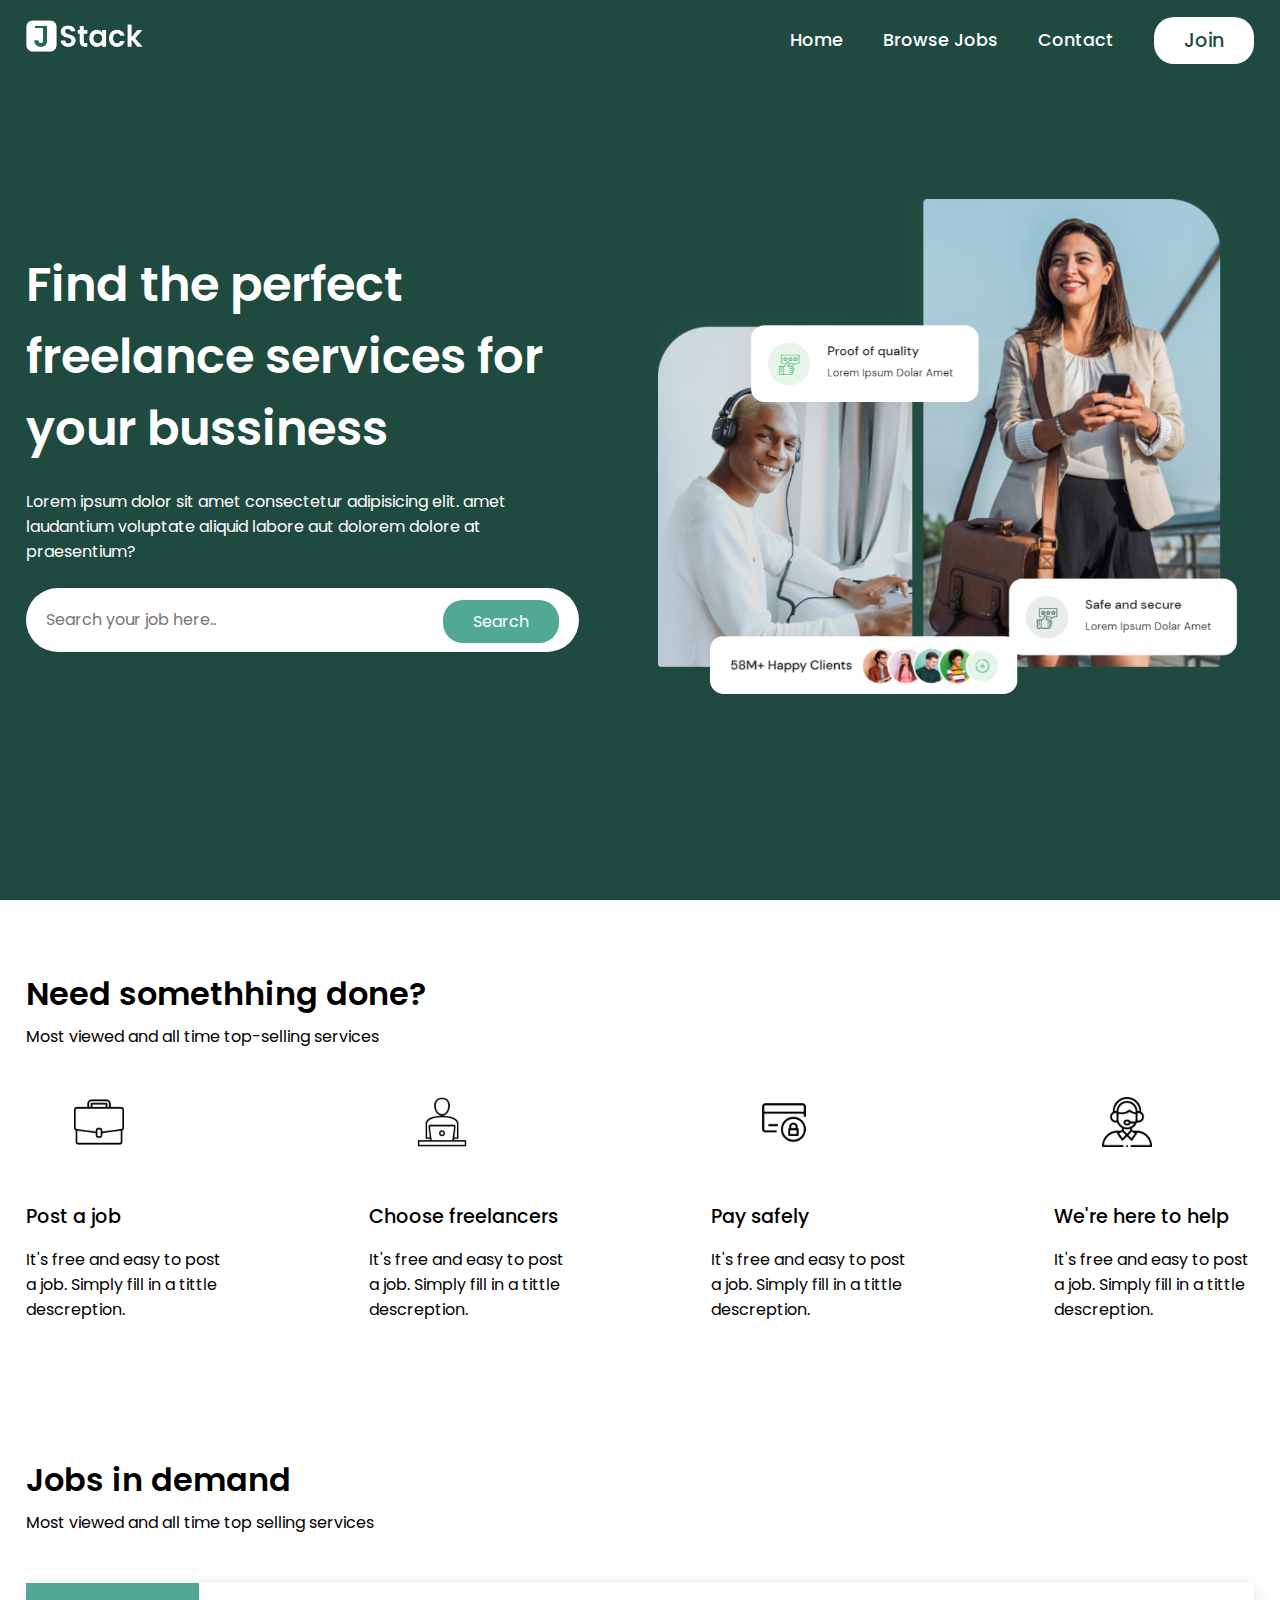
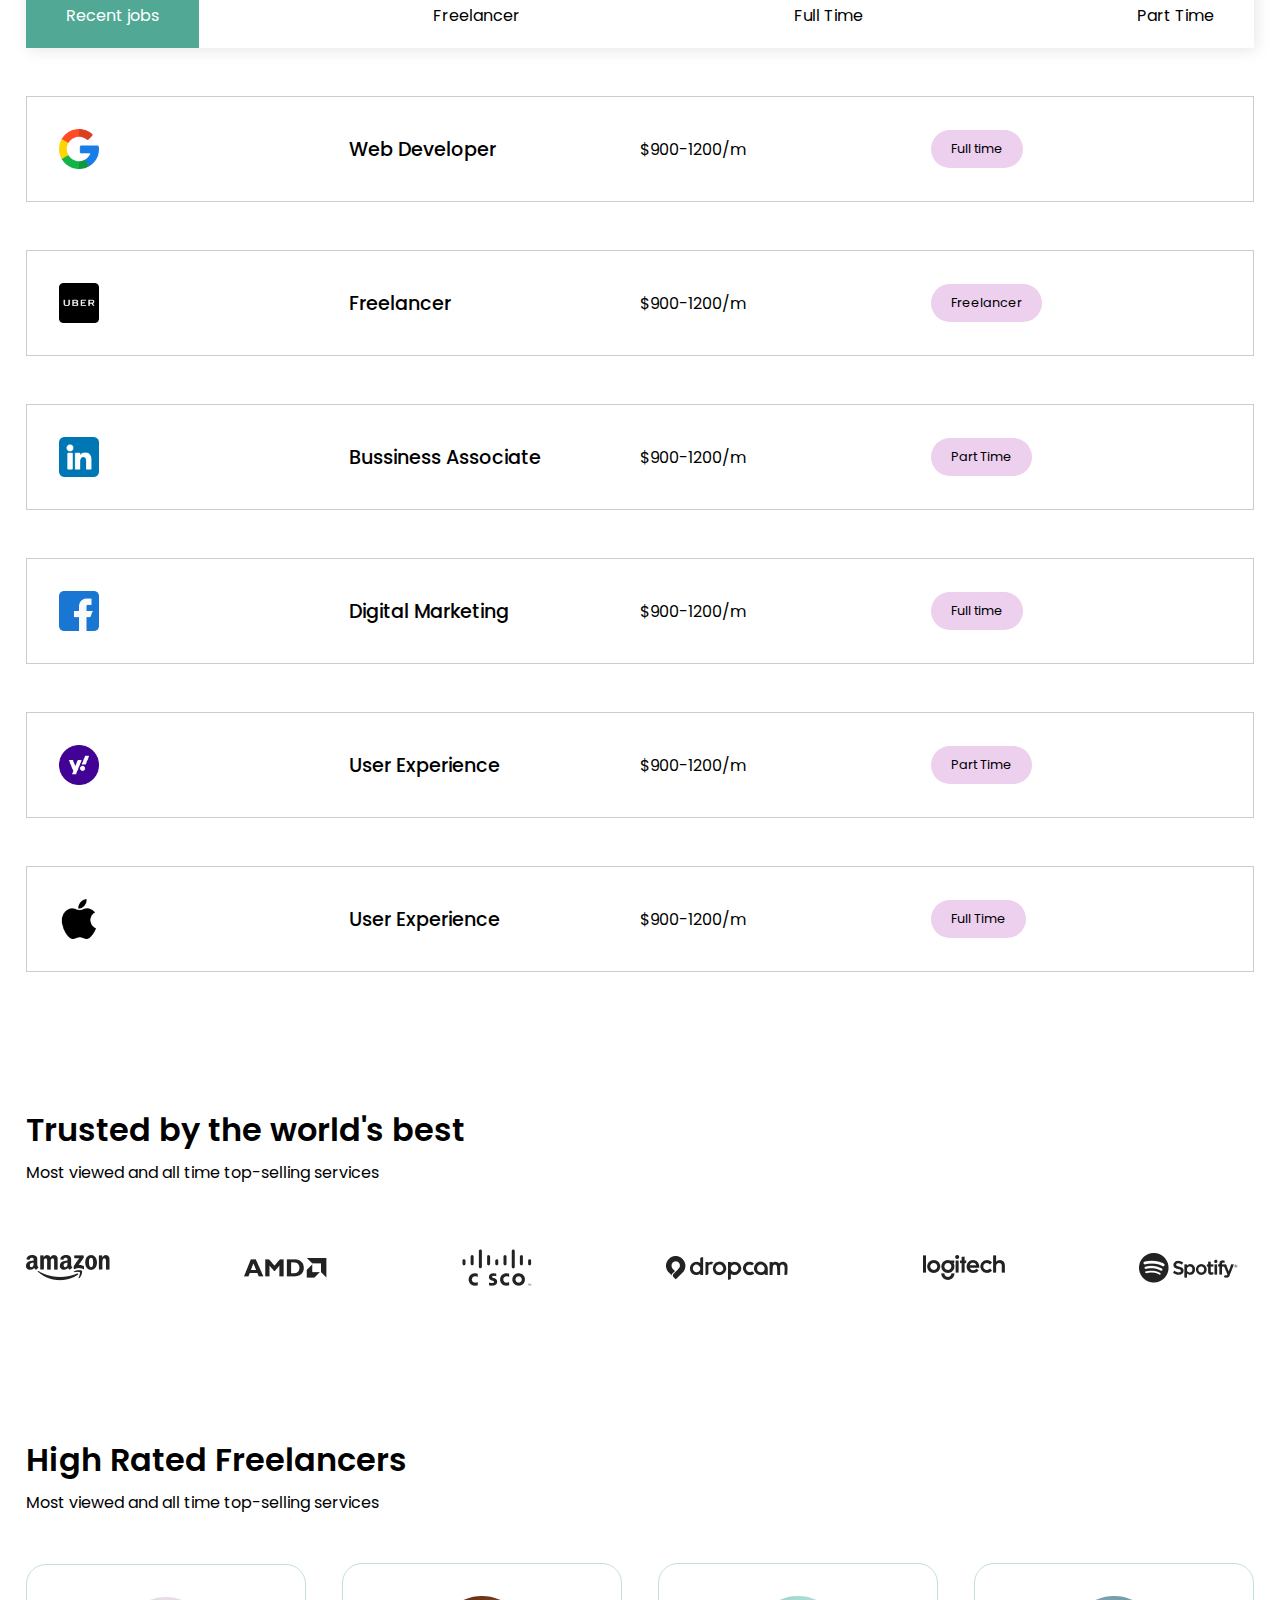
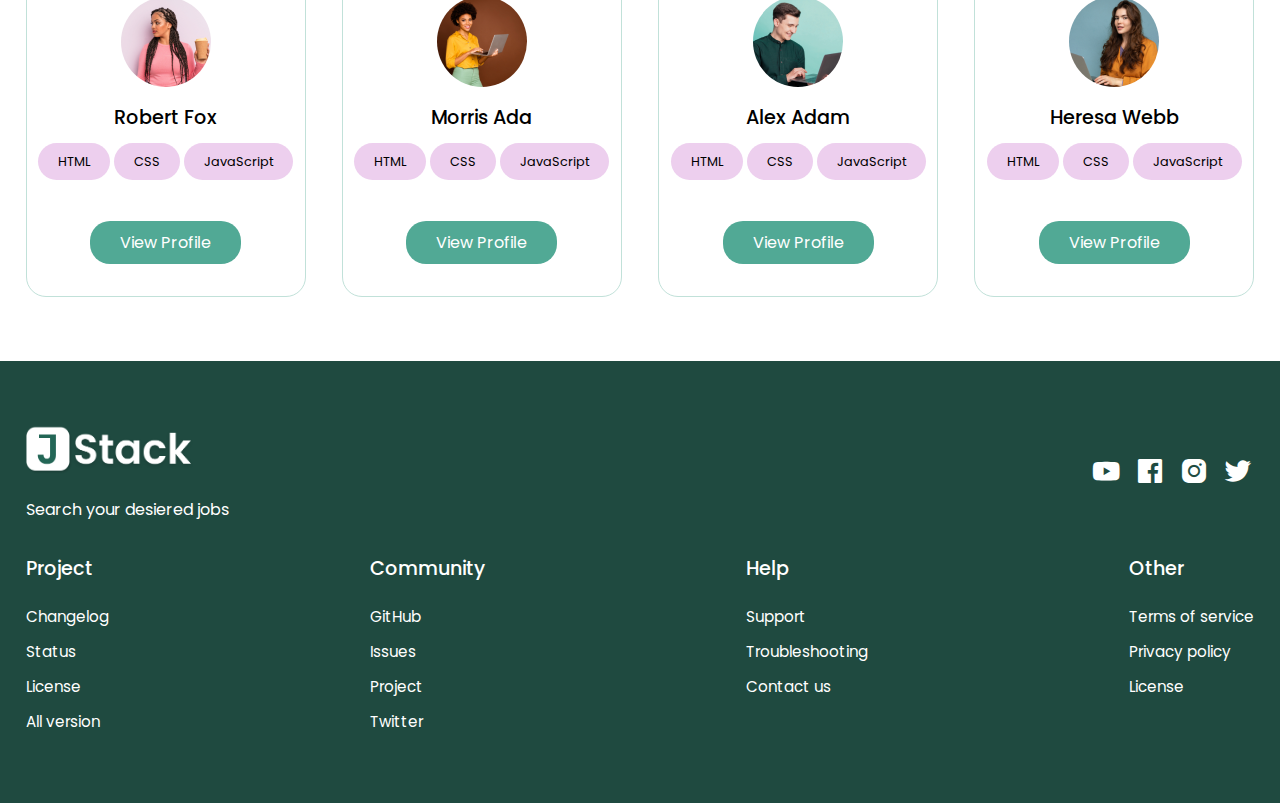
<file: index.html>
<!DOCTYPE html>
<html lang="en">

    <head>
        <meta charset="UTF-8">
        <meta name="viewport" content="width=device-width, initial-scale=1.0">
        <title>Search Jobs</title>
        <link rel="stylesheet" href="style.css">
        <link href='https://unpkg.com/boxicons@2.1.4/css/boxicons.min.css' rel='stylesheet'>

    </head>

    <body>

        <!-- Header  Section-->
         <header>
            <div id="navbar" class="obj-width">
                <a href="index.html"><img class="logo"  src="images/logo.png" alt=""></a>
                <ul id="menu">
                    <li><a href="#">Home</a></li>
                    <li><a href="/jobs/job.html">Browse Jobs</a></li>
                    <li><a href="contact.html">Contact</a></li>
                    <button id="w-btn">Join</button>
                </ul>
                <i id="bar" class='bx bx-menu'></i>
            </div>
         </header>


        <!-- Hero  Section-->
         <section class="hero">
            <div class="hero-box obj-width">
                <div class="h-left">
                    <h1>Find the perfect freelance services for your bussiness</h1>
                    <p>Lorem ipsum dolor sit amet consectetur adipisicing elit. amet laudantium voluptate aliquid labore aut dolorem dolore at praesentium?</p>
                    <div class="search">
                        <input type="text" placeholder="Search your job here..">
                        <a id="g-btn" href="#">Search</a>
                    </div>
                </div>
                <div class="h-right">
                    <img src="images/hero1.PNG" alt="">
                </div>
            </div>

         </section>


        <!-- Features  Section-->
         <section class="feature sec-space obj-width">
            <h2>Need somethhing done?</h2>
            <p>Most viewed and all time top-selling services</p>
            <div class="fe-box">
                <div>
                    <img src="images/fe 1.png" alt="">
                    <h3>Post a job</h3>
                    <p>It's free and easy to post a job. Simply fill in a tittle descreption.</p>
                </div>
                <div>
                    <img src="images/fe 2.png" alt="">
                    <h3>Choose freelancers</h3>
                    <p>It's free and easy to post a job. Simply fill in a tittle descreption.</p>
                </div>
                <div>
                    <img src="images/fe 3.png" alt="">
                    <h3>Pay safely</h3>
                    <p>It's free and easy to post a job. Simply fill in a tittle descreption.</p>
                </div>
                <div>
                    <img src="images/fe 4.png" alt="">
                    <h3>We're here to help</h3>
                    <p>It's free and easy to post a job. Simply fill in a tittle descreption.</p>
                </div>
            </div>
         </section>

        <!-- Job Listing  Section-->
         <section class="jobs sec-space obj-width">
            <h2>Jobs in demand</h2>
            <p>Most viewed and all time top selling services</p>
            <ul class="job-id">
                <li data-target="all" class="active">Recent jobs</li>
                <li data-target="freelancer">Freelancer</li>
                <li data-target="fulltime">Full Time</li>
                <li data-target="parttime">Part Time</li>
            </ul>
            <div class="jobs-container">
                <li data-item="fulltime" class="jlist">
                    <img src="images/google.png" alt="">
                    <h3>Web Developer</h3>
                    <p>$900-1200/m</p>
                    <span id="key">Full time</span>
                </li>
                <li data-item="freelancer" class="jlist">
                    <img src="images/uber.png" alt="">
                    <h3>Freelancer</h3>
                    <p>$900-1200/m</p>
                    <span id="key">Freelancer</span>
                </li>
                <li data-item="parttime" class="jlist">
                    <img src="images/linkedin.png" alt="">
                    <h3>Bussiness Associate</h3>
                    <p>$900-1200/m</p>
                    <span id="key">Part Time</span>
                </li>
                <li data-item="fulltime" class="jlist">
                    <img src="images/facebook.png" alt="">
                    <h3>Digital Marketing</h3>
                    <p>$900-1200/m</p>
                    <span id="key">Full time</span>
                </li>
                <li data-item="parttime" class="jlist">
                    <img src="images/yahoo.png" alt="">
                    <h3>User Experience</h3>
                    <p>$900-1200/m</p>
                    <span id="key">Part Time</span>
                </li>
                <li data-item="fulltime" class="jlist">
                    <img src="images/apple.png" alt="">
                    <h3>User Experience</h3>
                    <p>$900-1200/m</p>
                    <span id="key">Full Time</span>
                </li>
            </div>
         </section>


        <!-- Brand  Section-->
         <section class="trust sec-space obj-width">
            <h2>Trusted by the world's best</h2>
            <p>Most viewed and all time top-selling services</p>
            <div class="t-box">
                <img src="images/t1.png" alt="">
                <img src="images/t2.png" alt="">
                <img src="images/t3.png" alt="">
                <img src="images/t4.png" alt="">
                <img src="images/t5.png" alt="">
                <img src="images/t6.png" alt="">
            </div>
         </section>

        <!-- Team  Section-->
        <section class="team sec-space obj-width">
            <h2>High Rated Freelancers</h2>
            <p>Most viewed and all time top-selling services</p>
            <div class="team-container">
                <div class="f1-box">
                    <img src="images/fl-1.png" alt="">
                    <h3>Robert Fox</h3>
                    <div class="skill">
                        <span id="key">HTML</span>
                        <span id="key">CSS</span>
                        <span id="key">JavaScript</span>
                    </div>
                    <a href="#" id="g-btn">View Profile</a>
                </div>
                <div class="f1-box">
                    <img src="images/fl-2.png" alt="">
                    <h3>Morris Ada</h3>
                    <div class="skill">
                        <span id="key">HTML</span>
                        <span id="key">CSS</span>
                        <span id="key">JavaScript</span>
                    </div>
                    <a href="#" id="g-btn">View Profile</a>
                </div>
                <div class="f1-box">
                    <img src="images/fl-3.png" alt="">
                    <h3>Alex Adam</h3>
                    <div class="skill">
                        <span id="key">HTML</span>
                        <span id="key">CSS</span>
                        <span id="key">JavaScript</span>
                    </div>
                    <a href="#" id="g-btn">View Profile</a>
                </div>
                <div class="f1-box">
                    <img src="images/fl-4.png" alt="">
                    <h3>Heresa Webb</h3>
                    <div class="skill">
                        <span id="key">HTML</span>
                        <span id="key">CSS</span>
                        <span id="key">JavaScript</span>
                    </div>
                    <a href="#" id="g-btn">View Profile</a>
                </div>
            </div>
         </section>

        <!-- Footer  Section-->
         <footer class="footer">
            <div class="obj-width">
                <div class="top">
                    <div>
                        <img class="logo" src="images/logo.png" alt="">
                        <p>Search your desiered jobs</p>
                    </div>
                    <div>
                        <a href="https://www.youtube.com/"><i class='bx bxl-youtube' ></i></a>
                        <a href="https://www.facebook.com/"><i class='bx bxl-facebook-square' ></i></a>
                        <a href="https://www.instagram.com/"><i class='bx bxl-instagram-alt' ></i></a>
                        <a href="https://www.twitter.com/"><i class='bx bxl-twitter' ></i></a>
                    </div>
                </div>
                <div class="bottom">
                    <div>
                        <h3>Project</h3>
                        <a href="#">Changelog</a>
                        <a href="#">Status</a>
                        <a href="#">License</a>
                        <a href="#">All version</a>
                    </div>
                    <div>
                        <h3>Community</h3>
                        <a href="#">GitHub</a>
                        <a href="#">Issues</a>
                        <a href="#">Project</a>
                        <a href="#">Twitter</a>
                    </div>
                    <div>
                        <h3>Help</h3>
                        <a href="#">Support</a>
                        <a href="#">Troubleshooting</a>
                        <a href="#">Contact us</a>
                    </div>
                    <div>
                        <h3>Other</h3>
                        <a href="#">Terms of service</a>
                        <a href="#">Privacy policy</a>
                        <a href="#">License</a>
                    </div>
                </div>
            </div>
         </footer>


        <script src="script.js"></script>
    </body>

</html>
</file>
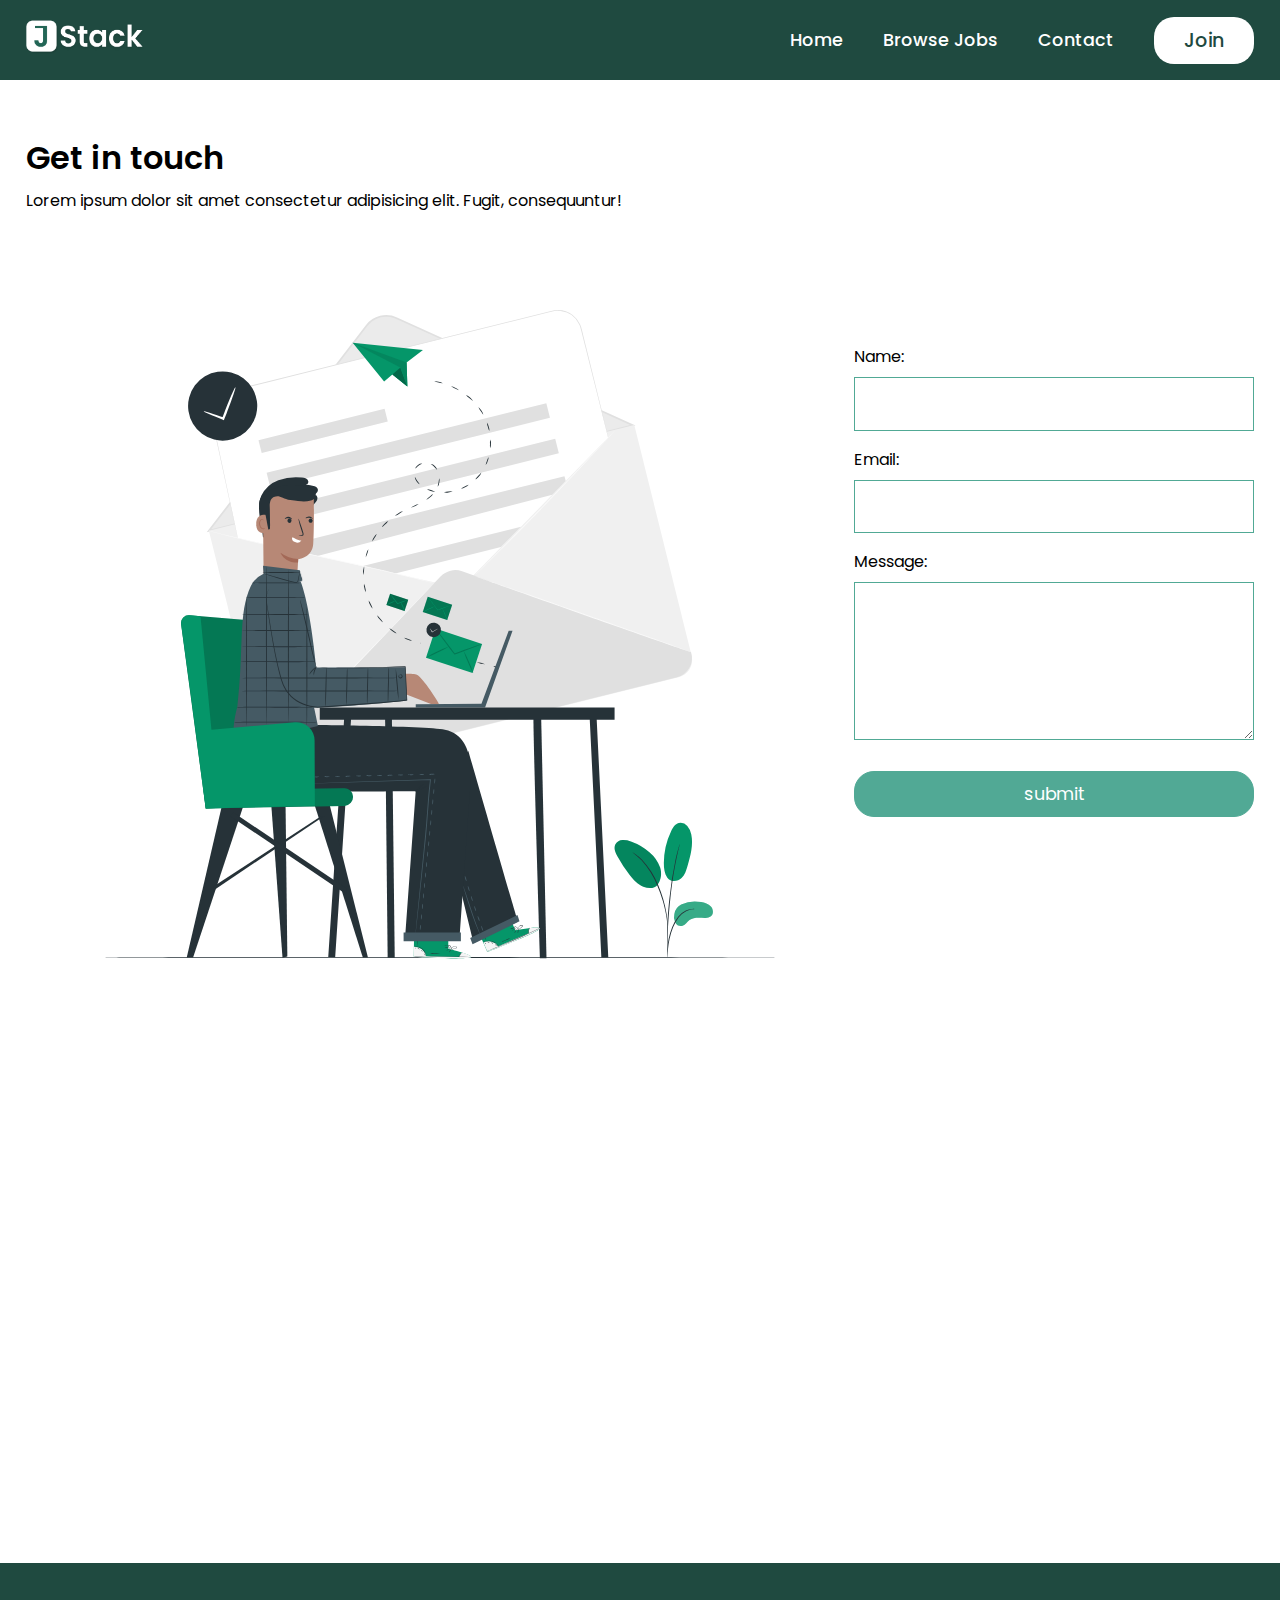
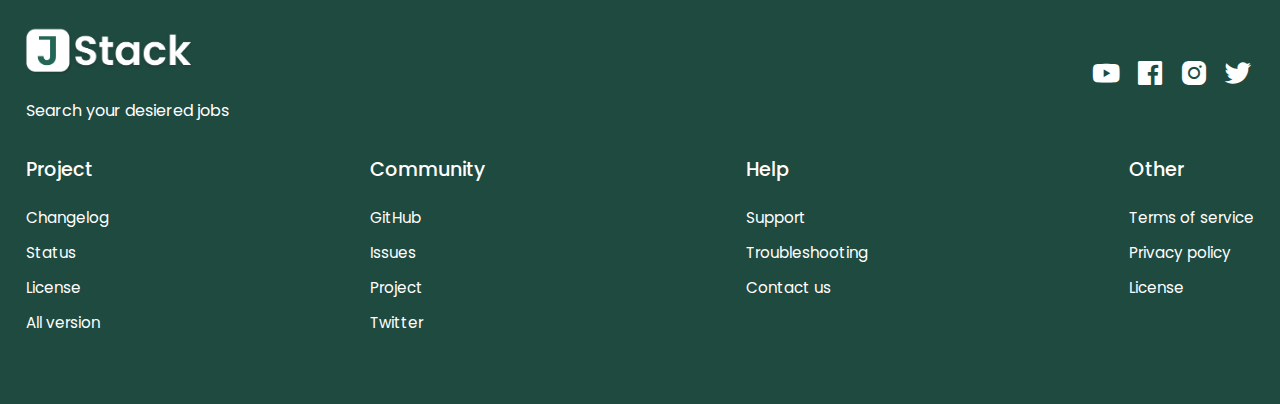
<file: contact.html>
<!DOCTYPE html>
<html lang="en">

    <head>
        <meta charset="UTF-8">
        <meta name="viewport" content="width=device-width, initial-scale=1.0">
        <title>Search Jobs</title>
        <link rel="stylesheet" href="style.css">
        <link href='https://unpkg.com/boxicons@2.1.4/css/boxicons.min.css' rel='stylesheet'>

    </head>

    <body>

        <!-- Header  Section-->
         <header>
            <div id="navbar" class="obj-width">
                <a href="index.html"><img class="logo"  src="images/logo.png" alt=""></a>
                <ul id="menu">
                    <li><a href="#">Home</a></li>
                    <li><a href="/jobs/job.html">Browse Jobs</a></li>
                    <li><a href="contact.html">Contact</a></li>
                    <button id="w-btn">Join</button>
                </ul>
                <i id="bar" class='bx bx-menu'></i>
            </div>
         </header>

         <!-- Contact Section-->
          <section class="contact obj-width sec-space extra-space">
            <div class="contact-img">
                <h2>Get in touch</h2>
                <p>Lorem ipsum dolor sit amet consectetur adipisicing elit. Fugit, consequuntur!</p>
                <img src="images/contact.svg" alt="">
            </div>
            <form  id="contact-form" method="post" action="send_email.php">
                <label for="name">Name:</label>
                <input type="text" name="name" id="name" autocomplete="off" required>

                <label for="email">Email:</label>
                <input type="email" name="email" id="email" autocomplete="off" required>

                <label for="message">Message:</label>
                <textarea name="message" id="message" rows="5" autocomplete="off" required></textarea>

                <input type="submit" id="g-btn" value="submit">
                
            </form>
          </section>
          <section class="contact obj-width ">
            <iframe src="https://www.google.com/maps/embed?pb=!1m18!1m12!1m3!1d14007.86119494385!2d77.42971745393304!3d28.63080211064739!2m3!1f0!2f0!3f0!3m2!1i1024!2i768!4f13.1!3m3!1m2!1s0x390cef51809a7c3b%3A0xdca3a35b73289f00!2s561%2C%20Romano%2C%20Mahagun%20Mascot%2C%20crossing%20republic%2C%20ghaziabad!5e0!3m2!1sen!2sin!4v1738429587580!5m2!1sen!2sin" width="100%" height="450" style="border:0;" allowfullscreen="" loading="lazy" referrerpolicy="no-referrer-when-downgrade"></iframe>
          </section>


        

        <!-- Footer  Section-->
         <footer class="footer">
            <div class="obj-width">
                <div class="top">
                    <div>
                        <img class="logo" src="images/logo.png" alt="">
                        <p>Search your desiered jobs</p>
                    </div>
                    <div>
                        <a href="https://www.youtube.com/"><i class='bx bxl-youtube' ></i></a>
                        <a href="https://www.facebook.com/"><i class='bx bxl-facebook-square' ></i></a>
                        <a href="https://www.instagram.com/"><i class='bx bxl-instagram-alt' ></i></a>
                        <a href="https://www.twitter.com/"><i class='bx bxl-twitter' ></i></a>
                    </div>
                </div>
                <div class="bottom">
                    <div>
                        <h3>Project</h3>
                        <a href="#">Changelog</a>
                        <a href="#">Status</a>
                        <a href="#">License</a>
                        <a href="#">All version</a>
                    </div>
                    <div>
                        <h3>Community</h3>
                        <a href="#">GitHub</a>
                        <a href="#">Issues</a>
                        <a href="#">Project</a>
                        <a href="#">Twitter</a>
                    </div>
                    <div>
                        <h3>Help</h3>
                        <a href="#">Support</a>
                        <a href="#">Troubleshooting</a>
                        <a href="#">Contact us</a>
                    </div>
                    <div>
                        <h3>Other</h3>
                        <a href="#">Terms of service</a>
                        <a href="#">Privacy policy</a>
                        <a href="#">License</a>
                    </div>
                </div>
            </div>
         </footer>


        <script src="script.js"></script>
    </body>

</html>
</file>
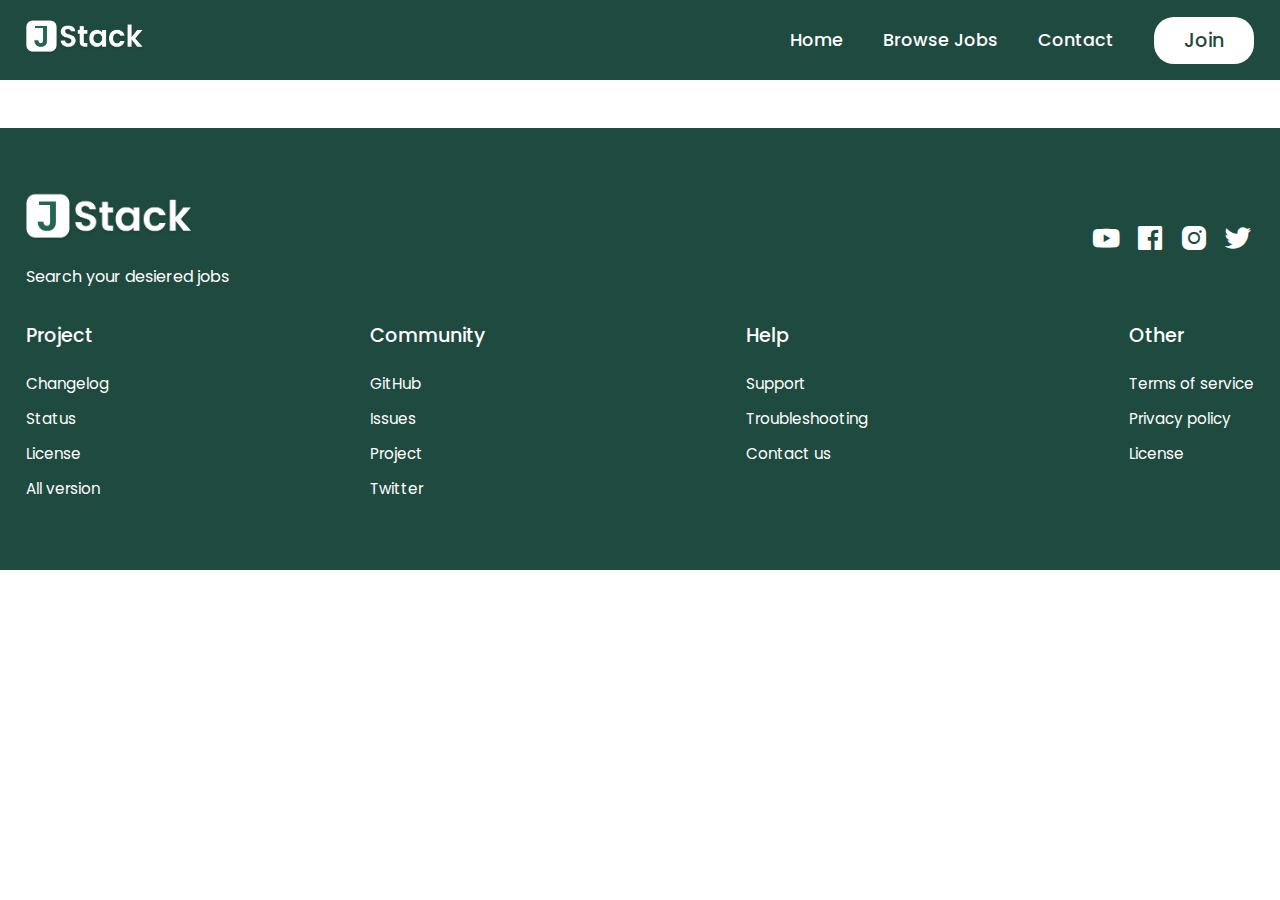
<file: jobs/job-details.html>
<!DOCTYPE html>
<html lang="en">

    <head>
        <meta charset="UTF-8">
        <meta name="viewport" content="width=device-width, initial-scale=1.0">
        <title>Search Jobs</title>
        <link rel="stylesheet" href="../style.css">
        <link href='https://unpkg.com/boxicons@2.1.4/css/boxicons.min.css' rel='stylesheet'>

    </head>

    <body>

        <!-- Header  Section-->
         <header>
            <div id="navbar" class="obj-width">
                <a href="../index.html"><img class="logo"  src="../images/logo.png" alt=""></a>
                <ul id="menu">
                    <li><a href="../index.html">Home</a></li>
                    <li><a href="../jobs/job-details.html">Browse Jobs</a></li>
                    <li><a href="../contact.html">Contact</a></li>
                    <button id="w-btn">Join</button>
                </ul>
                <i id="bar" class='bx bx-menu'></i>
            </div>
         </header>

         <div id="jobDetails" class="extra-space obj-width" >
            
         </div>
        <!-- Footer  Section-->
         <footer class="footer">
            <div class="obj-width">
                <div class="top">
                    <div>
                        <img class="logo" src="../images/logo.png" alt="">
                        <p>Search your desiered jobs</p>
                    </div>
                    <div>
                        <a href="https://www.youtube.com/"><i class='bx bxl-youtube' ></i></a>
                        <a href="https://www.facebook.com/"><i class='bx bxl-facebook-square' ></i></a>
                        <a href="https://www.instagram.com/"><i class='bx bxl-instagram-alt' ></i></a>
                        <a href="https://www.twitter.com/"><i class='bx bxl-twitter' ></i></a>
                    </div>
                </div>
                <div class="bottom">
                    <div>
                        <h3>Project</h3>
                        <a href="#">Changelog</a>
                        <a href="#">Status</a>
                        <a href="#">License</a>
                        <a href="#">All version</a>
                    </div>
                    <div>
                        <h3>Community</h3>
                        <a href="#">GitHub</a>
                        <a href="#">Issues</a>
                        <a href="#">Project</a>
                        <a href="#">Twitter</a>
                    </div>
                    <div>
                        <h3>Help</h3>
                        <a href="#">Support</a>
                        <a href="#">Troubleshooting</a>
                        <a href="#">Contact us</a>
                    </div>
                    <div>
                        <h3>Other</h3>
                        <a href="#">Terms of service</a>
                        <a href="#">Privacy policy</a>
                        <a href="#">License</a>
                    </div>
                </div>
            </div>
         </footer>

         <script>
            document.addEventListener("DOMContentLoaded",()=>{
                const urlParam=new URLSearchParams(window.location.search);
                const index=urlParam.get("id");
                const selectJob=jCategory[index];
                const jobDetailsContainer=document.getElementById("jobDetails");
                jobDetailsContainer.innerHTML=`
                <div class="job-header">
                <div class="job-img-row">
                    <img src=${selectJob.image} alt="">
                    <div>
                        <h2>${selectJob.company}</h2>
                        <span>${selectJob.location}</span>
                    </div> 
                </div>
                <a href="#" id="g-btn">Apply Now</a>
            </div>
            
            <div class="feature obj-width">
                <div class="fe-box">
                    <div>
                        <img src="../images/vacancy.png" alt="">
                        <h3>Vacancy</h3>
                        <p>${selectJob.vacancy}</p>
                    </div>
                    <div>
                        <img src="../images/fe 1.png" alt="">
                        <h3>Position</h3>
                        <p>${selectJob.av}</p>
                    </div>
                    <div>
                        <img src="../images/hour.png" alt="">
                        <h3>Hours</h3>
                        <p>${selectJob.hours}</p>
                    </div>
                    <div>
                        <img src="../images/salary.png" alt="">
                        <h3>Salary</h3>
                        <p>${selectJob.rate}</p>
                    </div>
                </div>
             </div>

             <div class="job-description sec-space">
                <h3>Job Description</h3>
                <p>Lorem ipsum dolor sit amet consectetur adipisicing elit. Reprehenderit accusantium neque accusamus ipsum. Fugit possimus facere, nemo recusandae delectus beatae maxime ab reprehenderit sunt eligendi molestias minus temporibus amet autem iure, rem suscipit dolores, veritatis hic quae doloremque in fugiat vero iste? Doloremque officiis ea vel laborum veritatis minus esse.</p>
                <h3>Employment</h3>
                <p>-Full time</p>
                <h3>Workplace</h3>
                <p>-Work From home</p>
                <h3>Educational Requirement</h3>
                <p>-Bachelor Degree in computer Science</p>
                <h3>Experience Requirement</h3>
                <p>-2 to 5 years</p>
             </div>`
            });
         </script>
        <script src="job-list.js"></script>
        <script src="jobSearch.js"></script>
        <script src="../script.js"></script>
    </body>

</html>
</file>
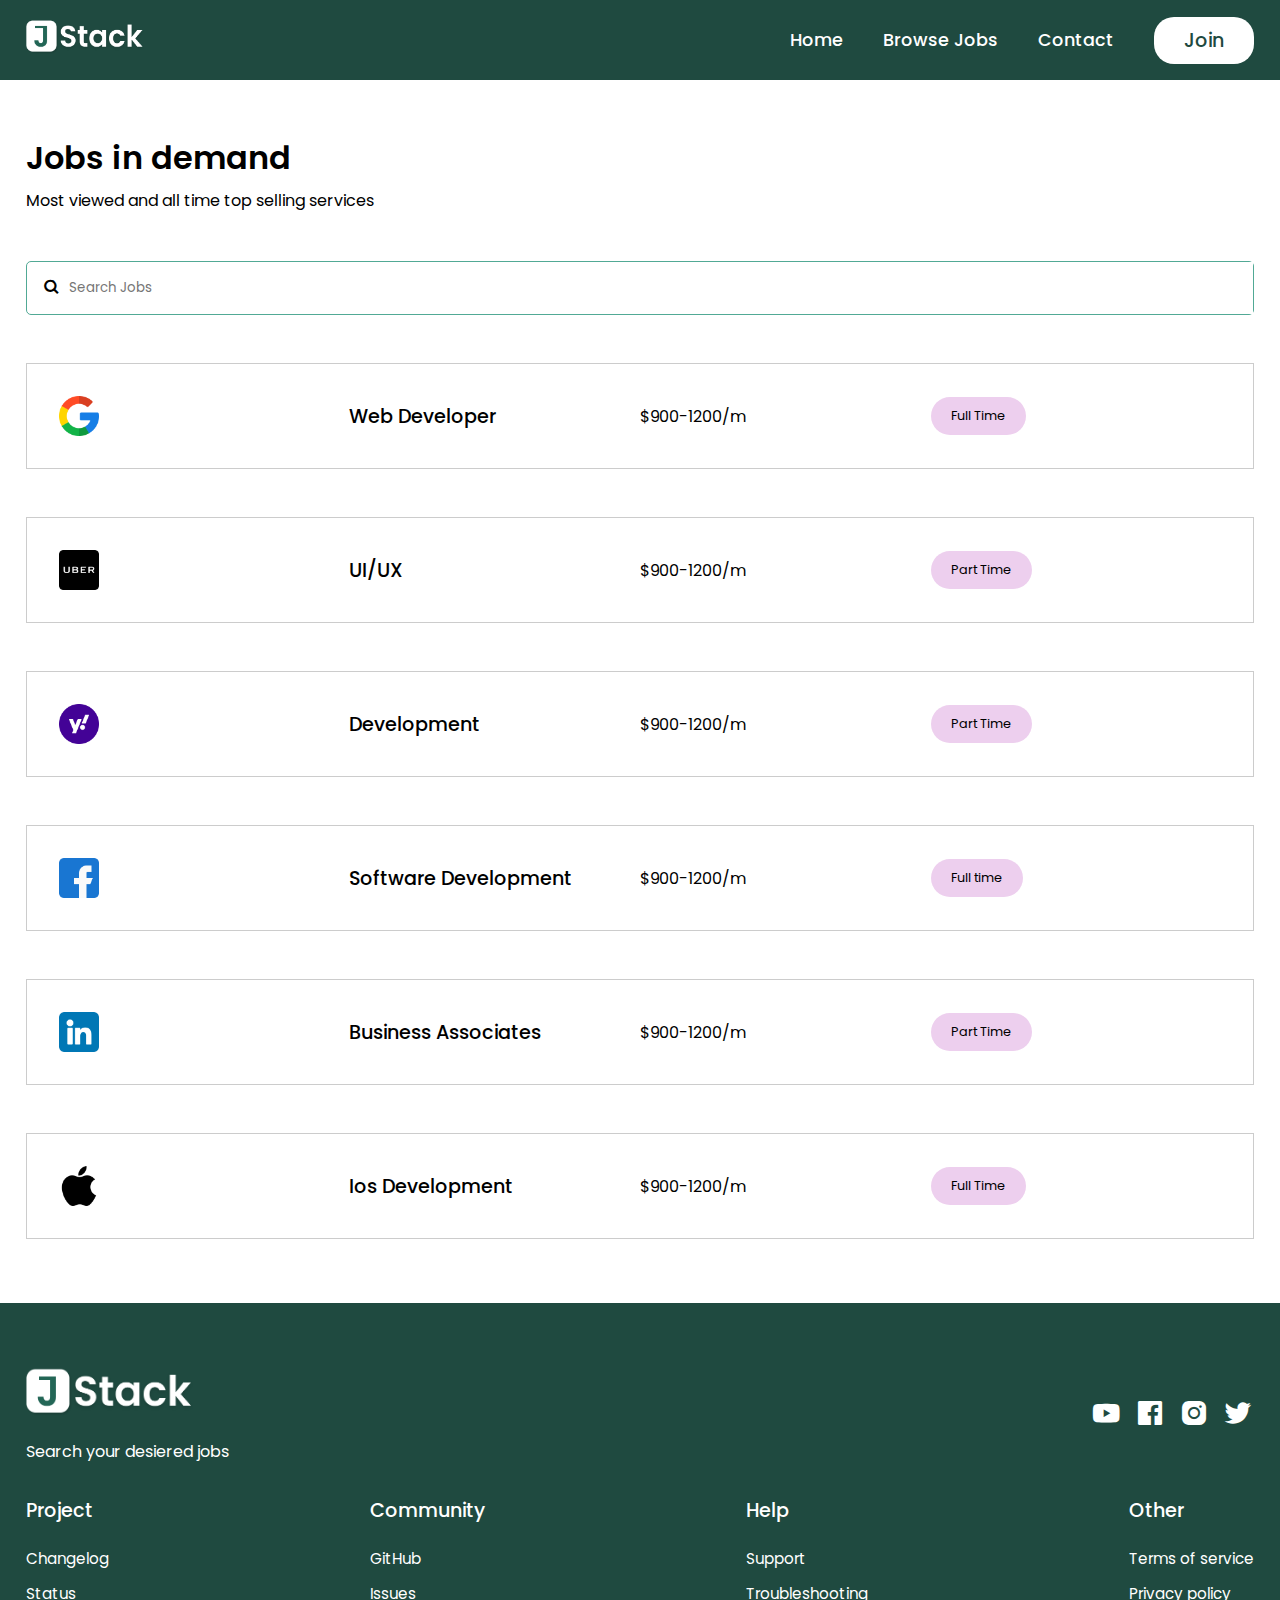
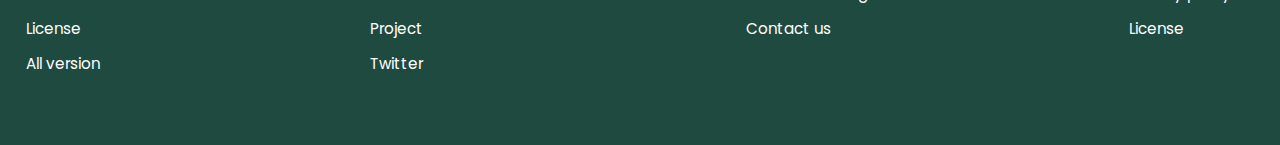
<file: jobs/job.html>
<!DOCTYPE html>
<html lang="en">

    <head>
        <meta charset="UTF-8">
        <meta name="viewport" content="width=device-width, initial-scale=1.0">
        <title>Search Jobs</title>
        <link rel="stylesheet" href="../style.css">
        <link href='https://unpkg.com/boxicons@2.1.4/css/boxicons.min.css' rel='stylesheet'>

    </head>

    <body>

        <!-- Header  Section-->
         <header>
            <div id="navbar" class="obj-width">
                <a href="../index.html"><img class="logo"  src="../images/logo.png" alt=""></a>
                <ul id="menu">
                    <li><a href="../index.html">Home</a></li>
                    <li><a href="#">Browse Jobs</a></li>
                    <li><a href="../contact.html">Contact</a></li>
                    <button id="w-btn">Join</button>
                </ul>
                <i id="bar" class='bx bx-menu'></i>
            </div>
         </header>

        <!-- Job Listing  Section-->
         <section class="jobs sec-space obj-width extra-space">
            <h2>Jobs in demand</h2>
            <p>Most viewed and all time top selling services</p>

            <form>
                <i class='bx bx-search'></i>
                <input type="text" placeholder="Search Jobs" id="searchbar">
            </form>

            <div class="jobs-container jobs" id="root">
            </div>
         </section>
        <!-- Footer  Section-->
         <footer class="footer">
            <div class="obj-width">
                <div class="top">
                    <div>
                        <img class="logo" src="../images/logo.png" alt="">
                        <p>Search your desiered jobs</p>
                    </div>
                    <div>
                        <a href="https://www.youtube.com/"><i class='bx bxl-youtube' ></i></a>
                        <a href="https://www.facebook.com/"><i class='bx bxl-facebook-square' ></i></a>
                        <a href="https://www.instagram.com/"><i class='bx bxl-instagram-alt' ></i></a>
                        <a href="https://www.twitter.com/"><i class='bx bxl-twitter' ></i></a>
                    </div>
                </div>
                <div class="bottom">
                    <div>
                        <h3>Project</h3>
                        <a href="#">Changelog</a>
                        <a href="#">Status</a>
                        <a href="#">License</a>
                        <a href="#">All version</a>
                    </div>
                    <div>
                        <h3>Community</h3>
                        <a href="#">GitHub</a>
                        <a href="#">Issues</a>
                        <a href="#">Project</a>
                        <a href="#">Twitter</a>
                    </div>
                    <div>
                        <h3>Help</h3>
                        <a href="#">Support</a>
                        <a href="#">Troubleshooting</a>
                        <a href="#">Contact us</a>
                    </div>
                    <div>
                        <h3>Other</h3>
                        <a href="#">Terms of service</a>
                        <a href="#">Privacy policy</a>
                        <a href="#">License</a>
                    </div>
                </div>
            </div>
         </footer>


        <script src="job-list.js"></script>
        <script src="jobSearch.js"></script>
        <script src="../script.js"></script>
    </body>

</html>
</file>
<file: style.css>
@import url("https://fonts.googleapis.com/css2?family=Poppins:wght@100;200;300;400;500;600;700;800&display=swap");

* {
  margin: 0;
  padding: 0;
  box-sizing: border-box;
  font-family: "Poppins", sans-serif;
}

body {
  position: relative;
}

/* Global CSS */

h1 {
  font-size: 3rem;
  font-weight: 600;
}

h2 {
  font-size: 2rem;
  font-weight: 600;
  line-height: 60px;
}
h3 {
  font-size: 1.2rem;
  padding-bottom: 1rem;
  font-weight: 500;
}
#w-btn{
  margin-left: 40px;
  background-color: #fff;
  color: #1f4a40;
  padding: 9px 30px;
  border-radius: 20px;
  font-size: 1.2rem;
  font-weight: 500;
  box-shadow: none;
  border: none;
  cursor: pointer;

}
#g-btn{
  text-decoration: none;
  background-color: #51a995;
  color: #fff;
  border-radius: 20px;
  padding: 9px 30px;
  cursor: pointer;
}

.sec-space {
  padding: 4rem 0;
}
.extra-space {
  padding-top: 8rem;
}
.obj-width {
  max-width: 1330px;
  margin: auto;
}

/*Navbar*/
header{
  background-color: #1f4a40;
  position: fixed;
  top: 0;
  right: 0;
  width: 100%;
  z-index: 999;
}
#navbar{
  display: flex;
  justify-content: space-between;
  align-items: center;
  height: 80px;
}
#navbar .logo{
  width: 120px;
}
#menu{
  display: flex;
  justify-content: flex-end;
  align-items: center;
  list-style: none;

}
#menu li a{
  color: #fff;
  text-decoration: none;
  margin-left: 40px;
  font-size: 1.1rem;
  font-weight: 500;
}

#bar{
  color: #fff;
  display: none;
}

/*Hero*/
.hero{
  background-color: #1f4a40;
}
.hero-box{
  display: flex;
  justify-content: space-between;
  height: 100vh;
  align-items: center;
}
.h-left{
  width: 45%;
  color: #fff;
}
.h-left p{
  padding: 1.5rem 0;
}
.search{
  position: relative;
}
.search input{
  width: 100%;
  height: 4rem;
  border-radius: 35px;
  padding: 0 20px;
  font-size: 1rem;
  outline: none;
  border: none;
}
.search a{
  position: absolute;
  top: 12px;
  right: 20px;
}
.h-right{
  width: 50%;
}
.h-right img{
  width: 100%;
  object-fit: cover;
}

.feature .fe-box{
  display: flex;
  justify-content: space-between;
  align-items: center;
  flex-wrap: wrap;
}
.feature .fe-box div{
  width: 200px;
}
.feature .fe-box img{
   width: 50px;
   margin: 3rem;
}

.jobs .job-id{
  margin-top: 3rem;
  display: flex;
  justify-content: space-between;
  align-items: center;
  list-style: none;
  box-shadow: 2px 2px 15px rgba(0, 0,0,0.1);
}
.jobs .job-id li{
  padding: 20px 40px;
  cursor: pointer;
  color: #000;
}

.jobs .job-id li.active{
  background: #51a995;
  color: #fff;
}

.jobs .jlist{
  margin-top: 3rem;
  display: grid;
  grid-template-columns: repeat(4,1fr);
  border: 1px solid #ccc;
  align-items: center;
  justify-items: start;
  cursor: pointer;
  color: #000;
  padding: 2rem 2rem;
}
.jobs .jlist img{
  width: 40px;
}
.jobs .jlist h3{
  padding-bottom: 0;
}
.jobs .jlist:hover{
  background: #ecf1ee;
}
.jobs .jlist.delete{
  display: none;
}

.trust .t-box{
  display: flex;
  align-items: center;
  flex-wrap: wrap;
  justify-content: space-between;
  padding-top: 3rem;
}
.trust .t-box img{
  margin: 1rem 1rem 1rem 0;
}

.team-container{
  display: flex;
  justify-content: space-between;
  align-items: center;
  flex-wrap: wrap;
}
.team-container .f1-box{
  border: 1px solid #c1e1d9;
  width: 280px;
  padding: 2rem 0;
  border-radius: 20px;
  margin-top: 3rem;
  display: flex;
  flex-direction: column;
  justify-content: center;
  align-items: center;
}
.f1-box img{
  border-radius: 50%;
  margin-bottom: 1rem;
}
.skill{
  padding-bottom: 3rem;
}
#key{
  font-size: 0.8rem;
  background-color: #edcfee;
  padding: 10px 20px;
  border-radius: 20px;
}

/*footer*/
footer{
  background: #1f4a40;
  color: #fff;
  padding: 4rem 0;
}
.top{
  display: flex;
  align-items: center;
  text-align: start;
  justify-content: space-between;
  flex-wrap: wrap;
}
.top .logo{
  width: 170px;
  margin-bottom: 1rem;
}
.top i{
  color: #fff;
  font-size: 2rem;
  margin-left: 0.5rem;
}
.bottom{
  padding-top: 2rem;
  text-align: start;
  display: flex;
  justify-content: space-between;
  flex-wrap: wrap;
}
.bottom div{
  display: flex;
  flex-direction: column;
}
.bottom a{
  text-decoration: none;
  color: #fff;
  line-height: 35px;
  font-size: 0.95rem;
}

/* Browser jobs */
.jobs form{
  margin-top: 3rem;
  width: 100%;
  border: 1px solid #51a995;
  border-radius: 5px;
  display: flex;
  justify-content: space-between;
  align-items: center;
}
.jobs form i{
  padding-left: 1rem;
  font-size: 1.1rem;
  font-weight: bold;
}
.jobs form input{
  width: 100%;
  border: none;
  outline: none;
  padding: 1rem 0.5rem;font-weight: 1.1rem;
}

/* Job detail */
.job-header{
  display: flex;
  justify-content: space-between;
  align-items: center;
  background-color: #f8fcfa;
  border: 1px solid #51a995;
  border-radius: 38px;
  padding: 2rem;

}
.job-header img{
  width: 100px;
  background-color: #fff;
  padding: 1rem;
  border-radius: 15px;
  margin-right: 2rem;
}
.job-img-row{
  display: flex;
  align-items: center;
}

.job-description p{
  padding-bottom: 2rem;
}

/* contact */
.contact{
  display: flex;
  align-items: center;
}
.contact-img{
  width: 100%;
  height: 100%;
  object-fit: cover;
}
.contact form{
  max-width: 400px;

}
.contact input,
.contact textarea{
  width: 100%;
  margin: 0.5rem 0 1rem 0;
  border: 1px solid #51a995;
  outline: none;
  padding: 0.8rem 0.5rem;
  font-size: 1.1rem;
}

@media (max-width:1330px) {
  .obj-width {
    width: 96%;
  }
}

@media(max-width:699px)
{
  #menu {
    background-color: #fff;
    display: block;
    width: 280px;
    height: auto;
    position: absolute;
    top: 80px;
    right: -100%;
    padding: 30px 0;
    box-shadow: 0px 2px 10px rgb(0, 0,0,0.2);
    border-radius: 13px;
    opacity: 0;
    transition: all 0.3s ease;
  }
  #menu.active{
    right:10px;
    opacity: 1;
  }
  #bar {
    display: block;
    font-size: 1.7rem;
    cursor: pointer;
  }
  #menu li{
    padding: 1rem;
  }
  #menu li a {
    color: #1f4a40;
  }
  #w-btn {
    margin: 20px 0 0 50px;
    background-color: #1f4a40;
    color: #fff;
  }

  .hero-box {
    padding: 8rem 0;
    flex-direction: column-reverse;
    justify-content: center;
    height: auto;
    align-items: start;
  }
  .h-left{
    width: 100%;
  }
  .h-right {
    display: none;
  }

  .feature .fe-box div {
    width: 40%;
  }
  .jobs .job-id{
    position: relative;
    width: 100%;
    overflow-x: scroll;
    -ms-overflow-style:none;
    scrollbar-width: none;
  }
  .jobs .job-id li{
    padding: 20px 30px;
    text-wrap: nowrap;
  }
  .jobs-container{
    display: flex;
    justify-content: space-between;
    flex-wrap: wrap;
  }
  .jobs .jlist{
    width: 48%;
    margin-top: 1rem;
    grid-template-columns: repeat(1,1fr);
    grid-gap: 15px;
    padding: 2rem 1rem;
    text-align: center;
    justify-items: center;
  }
  .team-container .f1-box{
    width: 48%;
    text-align: center;
    border-radius: 10px;
    margin-top: 1rem;
  }
  .skill{
    padding-bottom: 1rem;
  }
  /* footer */
  .top i{
    margin: 1rem 1rem 0 0;
  }
  .bottom div{
    width: 50%;
    margin-bottom: 50px;
  }

  /* job details */
  .job-header{
    display: flex;
    flex-direction: column;
    justify-content: flex-start;
    align-items: flex-start;
    border-radius: 15px;
    padding: 1rem;
  
  }
  .job-img-row{
    margin-bottom: 1.5rem;
  }
  .job-header img{
    padding: 0rem;
    border-radius: 10px;
  }
  /* contact */
  .contact{
    display: flex;
    flex-direction: column;
    align-items: start;
  }
  .contact-img{
    width: 100%;
  }
  .contact-img img{
    width: 70%;
    height: auto;
  }

}
</file>
